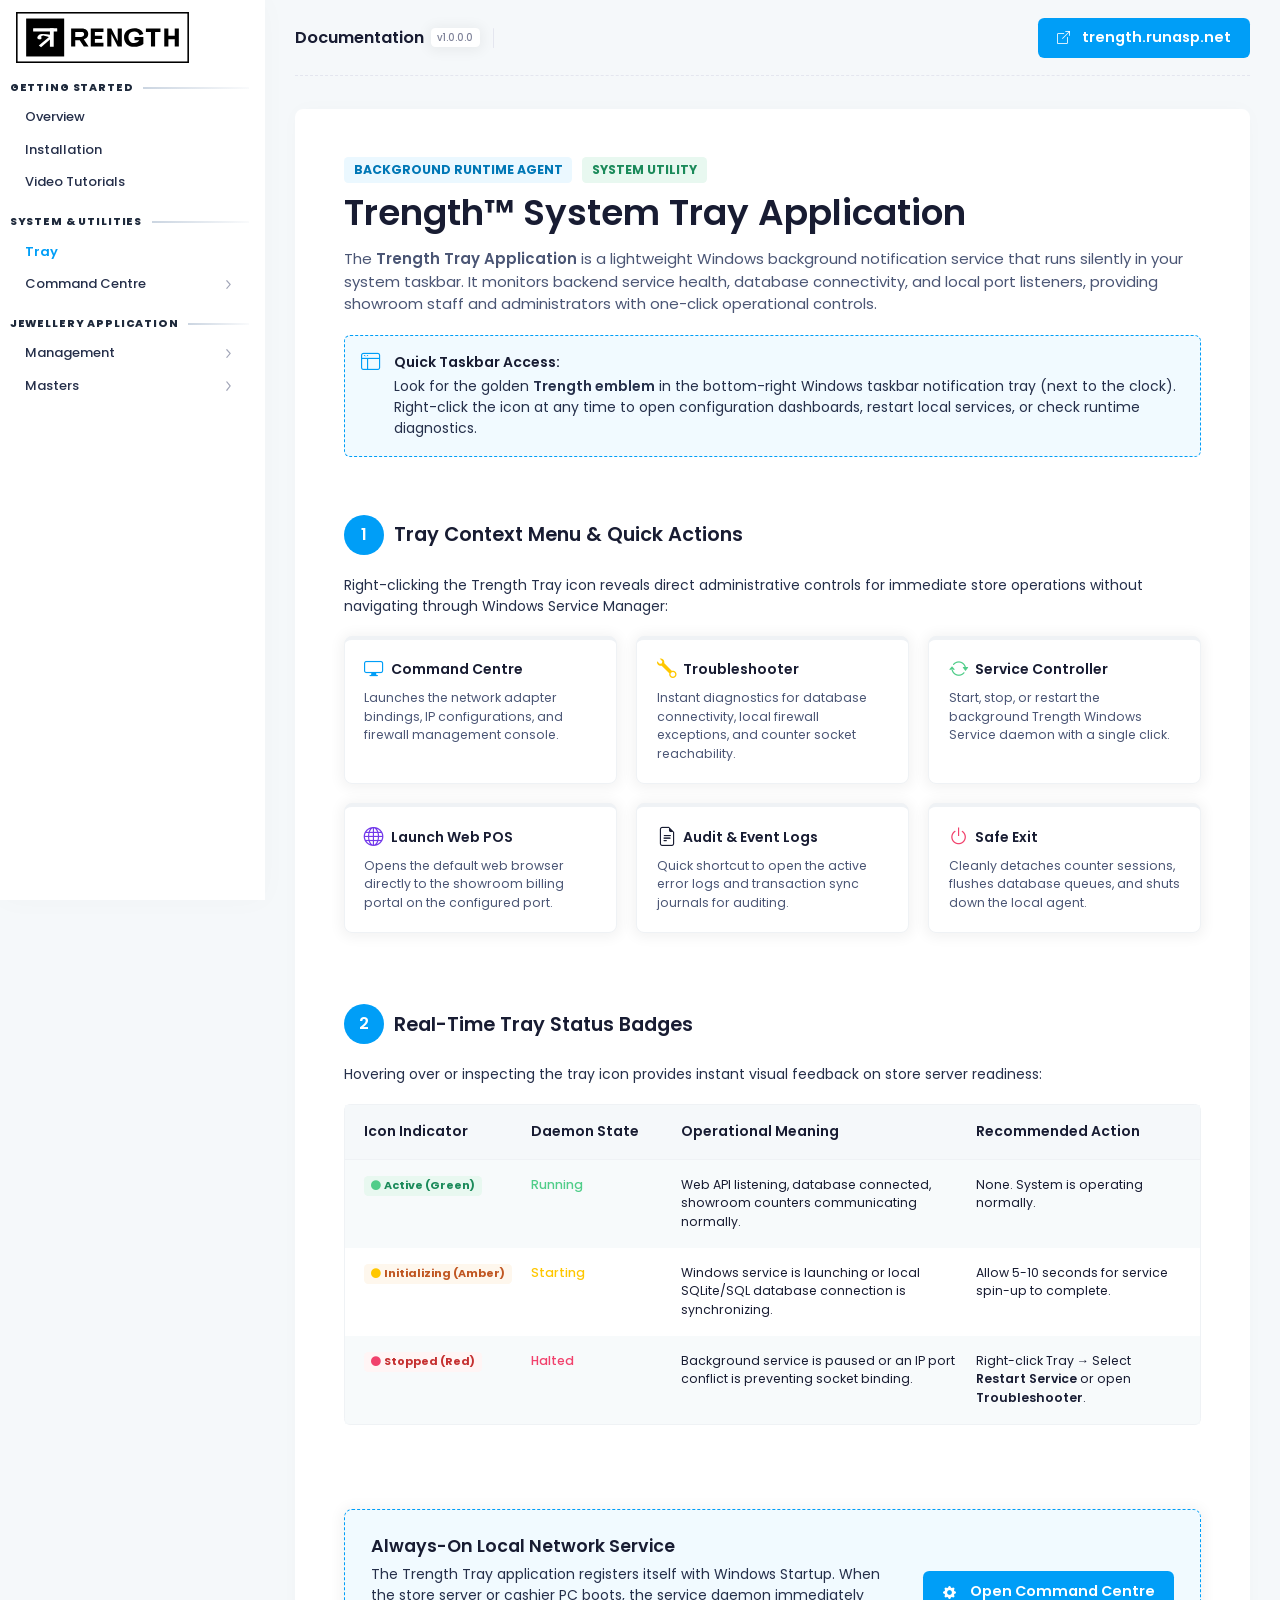
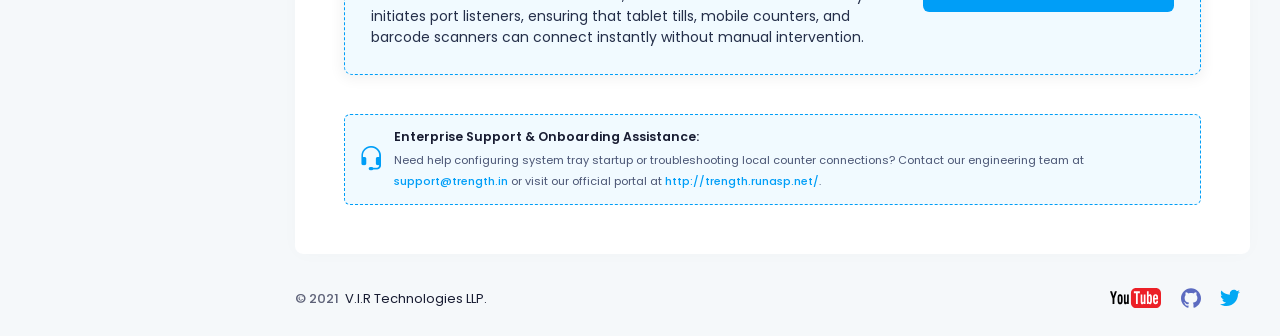
<file: Tray.html>
<!DOCTYPE html>
<html lang="en" translate="no" class="notranslate">
<head>
    <title>Trength | Tray Application Documentation</title>
    <meta charset="utf-8" />
    <meta name="viewport" content="width=device-width, initial-scale=1" />
    <meta name="google" content="notranslate" />
    <link rel="shortcut icon" href="assets/media/logos/favicon.ico" />
    <!--begin::Fonts-->
    <link rel="stylesheet" href="https://fonts.googleapis.com/css2?family=Poppins:wght@300;400;500;600;700&family=Noto+Sans+Devanagari:wght@400;500;600;700&family=Plus+Jakarta+Sans:wght@400;500;600;700;800&display=swap" />
    <!--end::Fonts-->
    <!--begin::Page Vendor Stylesheets(used by this page)-->
    <link href="assets/plugins/custom/prismjs/prismjs.bundle.css" rel="stylesheet" type="text/css" />
    <!--end::Page Vendor Stylesheets-->
    <!--begin::Global Stylesheets Bundle(used by all pages)-->
    <link href="assets/plugins/global/plugins.bundle.css" rel="stylesheet" type="text/css" />
    <link href="assets/css/style.bundle.css" rel="stylesheet" type="text/css" />
    <link href="assets/css/custom.css" rel="stylesheet" type="text/css" />
    <!--end::Global Stylesheets Bundle-->
</head>
<!--end::Head-->
<!--begin::Body-->
<body data-bs-spy="scroll" data-bs-target="#kt_sidebar_nav" data-bs-offset="350" class="position-relative">
    <!--begin::Main-->
    <div class="d-flex flex-column flex-root">
        <!--begin::Page-->
        <div class="docs-page d-flex flex-row flex-column-fluid">
            <!--begin::Aside-->
            <div id="kt_docs_aside" class="docs-aside" data-kt-drawer="true" data-kt-drawer-name="aside" data-kt-drawer-activate="{default: true, lg: false}" data-kt-drawer-overlay="true" data-kt-drawer-width="{default:'200px', '300px': '250px'}" data-kt-drawer-direction="start" data-kt-drawer-toggle="#kt_docs_aside_toggle">
                <!--begin::Logo-->
                <div class="docs-aside-logo flex-column-auto h-75px" id="kt_docs_aside_logo">
                    <!--begin::Link-->
                    <a href="index.html">
                        <img alt="Trength Logo" src="assets/media/logos/logo-1.svg" class="h-25px" />
                    </a>
                    <!--end::Link-->
                </div>
                <!--end::Logo-->
                <!--begin::Menu-->
                <div class="docs-aside-menu flex-column-fluid">
                    <!--begin::Aside Menu-->
                    <div class="hover-scroll-overlay-y mt-5 mb-5 mt-lg-0 mb-lg-5 pe-lg-n2 me-lg-2" id="kt_docs_aside_menu_wrapper" data-kt-scroll="true" data-kt-scroll-activate="{default: false, lg: true}" data-kt-scroll-height="auto" data-kt-scroll-dependencies="#kt_docs_aside_logo" data-kt-scroll-wrappers="#kt_docs_aside_menu" data-kt-scroll-offset="10px">
                        <!--begin::Menu-->
                        <div class="menu menu-column menu-title-gray-800 menu-state-title-primary menu-state-icon-primary menu-state-bullet-primary menu-arrow-gray-500" id="#kt_docs_aside_menu" data-kt-menu="true">
                            <div class="menu-item">
                                <h4 class="menu-content text-muted mb-0 fs-7 text-uppercase" data-i18n="nav_getting_started">Getting Started</h4>
                            </div>
                            <div class="menu-item">
                                <a class="menu-link py-2" href="index.html">
                                    <span class="menu-title" data-i18n="nav_overview">Overview</span>
                                </a>
                            </div>
                            <div class="menu-item">
                                <a class="menu-link py-2" href="InstallationGuide.html">
                                    <span class="menu-title" data-i18n="nav_installation">Installation</span>
                                </a>
                            </div>
                            <div class="menu-item">
                                <a class="menu-link py-2" href="VideoTutorials.html">
                                    <span class="menu-title" data-i18n="nav_video_tutorials">Video Tutorials</span>
                                </a>
                            </div>

                            <div class="menu-item">
                                <h4 class="menu-content text-muted mb-0 fs-7 text-uppercase" data-i18n="nav_system_utilities">System &amp; Utilities</h4>
                            </div>
                            <div class="menu-item">
                                <a class="menu-link active py-2" href="Tray.html">
                                    <span class="menu-title" data-i18n="nav_tray">Tray</span>
                                </a>
                            </div>
                            <div data-kt-menu-trigger="click" class="menu-item menu-accordion">
                                <span class="menu-link py-2">
                                    <span class="menu-title" data-i18n="nav_command_centre">Command Centre</span>
                                    <span class="menu-arrow"></span>
                                </span>
                                <div class="menu-sub menu-sub-accordion">
                                    <div class="menu-item">
                                        <a class="menu-link py-2" href="CommandCentre.html">
                                            <span class="menu-bullet">
                                                <span class="bullet bullet-dot"></span>
                                            </span>
                                            <span class="menu-title" data-i18n="nav_configurations">Configurations</span>
                                        </a>
                                    </div>
                                    <div class="menu-item">
                                        <a class="menu-link py-2" href="Troubleshoot.html">
                                            <span class="menu-bullet">
                                                <span class="bullet bullet-dot"></span>
                                            </span>
                                            <span class="menu-title" data-i18n="nav_troubleshoot">Troubleshoot</span>
                                        </a>
                                    </div>
                                </div>
                            </div>
                            

                            <div class="menu-item">
                                <h4 class="menu-content text-muted mb-0 fs-7 text-uppercase" data-i18n="nav_jewellery_app">Jewellery Application</h4>
                            </div>
                            <div data-kt-menu-trigger="click" class="menu-item menu-accordion">
                                <span class="menu-link py-2">
                                    <span class="menu-title" data-i18n="nav_management">Management</span>
                                    <span class="menu-arrow"></span>
                                </span>
                                <div class="menu-sub menu-sub-accordion">
                                    <div class="menu-item">
                                        <a class="menu-link py-2" href="~/Jewellery/Management/Users">
                                            <span class="menu-bullet">
                                                <span class="bullet bullet-dot"></span>
                                            </span>
                                            <span class="menu-title" data-i18n="nav_users">Users</span>
                                        </a>
                                        <a class="menu-link py-2" href="~/Jewellery/Management/Roles">
                                            <span class="menu-bullet">
                                                <span class="bullet bullet-dot"></span>
                                            </span>
                                            <span class="menu-title" data-i18n="nav_roles">Roles</span>
                                        </a>
                                    </div>
                                </div>
                            </div>
                            <div data-kt-menu-trigger="click" class="menu-item menu-accordion">
                                <span class="menu-link py-2">
                                    <span class="menu-title" data-i18n="nav_masters">Masters</span>
                                    <span class="menu-arrow"></span>
                                </span>
                                <div class="menu-sub menu-sub-accordion">
                                    <div class="menu-item">
                                        <a class="menu-link py-2" href="~/Jewellery/Masters/Metals">
                                            <span class="menu-bullet">
                                                <span class="bullet bullet-dot"></span>
                                            </span>
                                            <span class="menu-title">Metals</span>
                                        </a>
                                    </div>
                                    <div class="menu-item">
                                        <a class="menu-link py-2" href="~/Jewellery/Masters/MetalColors">
                                            <span class="menu-bullet">
                                                <span class="bullet bullet-dot"></span>
                                            </span>
                                            <span class="menu-title">Metal Colors</span>
                                        </a>
                                    </div>
                                    <div class="menu-item">
                                        <a class="menu-link py-2" href="~/Jewellery/Masters/MetalPurity">
                                            <span class="menu-bullet">
                                                <span class="bullet bullet-dot"></span>
                                            </span>
                                            <span class="menu-title">Metal Purity</span>
                                        </a>
                                    </div>
                                    <div class="menu-item">
                                        <a class="menu-link py-2" href="~/Jewellery/Masters/MetalRates">
                                            <span class="menu-bullet">
                                                <span class="bullet bullet-dot"></span>
                                            </span>
                                            <span class="menu-title">Metal Rates</span>
                                        </a>
                                    </div>
                                    <div class="menu-item">
                                        <a class="menu-link py-2" href="~/Jewellery/Masters/Stones">
                                            <span class="menu-bullet">
                                                <span class="bullet bullet-dot"></span>
                                            </span>
                                            <span class="menu-title">Stones</span>
                                        </a>
                                    </div>
                                </div>
                            </div>
                        </div>
                        <!--end::Menu-->
                    </div>
                </div>
                <!--end::Menu-->
            </div>
            <!--end::Aside-->
            <!--begin::Wrapper-->
            <div class="docs-wrapper d-flex flex-column flex-row-fluid" id="kt_docs_wrapper">
                <!--begin::Header-->
                <div id="kt_docs_header" class="docs-header align-items-stretch mb-2 mb-lg-10">
                    <!--begin::Container-->
                    <div class="container">
                        <div class="d-flex align-items-stretch justify-content-between py-3 h-75px">
                            <!--begin::Aside toggle-->
                            <div class="d-flex align-items-center d-lg-none ms-n2 me-1" title="Show aside menu">
                                <div class="btn btn-icon btn-flex btn-active-color-primary" id="kt_docs_aside_toggle">
                                    <span class="svg-icon svg-icon-1 mt-1">
                                        <svg xmlns="http://www.w3.org/2000/svg" width="24" height="24" viewBox="0 0 24 24" fill="none">
                                            <path d="M21 7H3C2.4 7 2 6.6 2 6V4C2 3.4 2.4 3 3 3H21C21.6 3 22 3.4 22 4V6C22 6.6 21.6 7 21 7Z" fill="currentColor" />
                                            <path opacity="0.3" d="M21 14H3C2.4 14 2 13.6 2 13V11C2 10.4 2.4 10 3 10H21C21.6 10 22 10.4 22 11V13C22 13.6 21.6 14 21 14ZM22 20V18C22 17.4 21.6 17 21 17H3C2.4 17 2 17.4 2 18V20C2 20.6 2.4 21 3 21H21C21.6 21 22 20.6 22 20Z" fill="currentColor" />
                                        </svg>
                                    </span>
                                </div>
                            </div>
                            <!--end::Aside toggle-->
                            <!--begin::Logo-->
                            <div class="d-flex d-lg-none align-items-center flex-grow-1 flex-lg-grow-0 me-3 me-lg-15">
                                <a href="index.html">
                                    <img alt="Trength Logo" src="assets/media/logos/logo-1.svg" class="d-none d-lg-block h-25px" />
                                    <img alt="Trength Logo" src="assets/media/logos/logo-2.svg" class="d-lg-none h-35px" />
                                </a>
                            </div>
                            <!--end::Logo-->
                            <!--begin::Wrapper-->
                            <div class="d-flex align-items-center justify-content-between flex-lg-grow-1">
                                <div class="d-flex align-items-center" id="kt_docs_header_title">
                                    <div class="docs-page-title d-flex flex-column flex-lg-row align-items-lg-center py-5 mb-lg-0">
                                        <h1 class="d-flex align-items-center text-dark my-1 fs-4">
                                            Documentation
                                            <a href="#" class="badge fw-bold fs-9 px-2 ms-2 badge-white text-hover-primary shadow-sm">v1.0.0.0</a>
                                        </h1>
                                        <span class="d-none d-lg-block bullet h-20px w-1px bg-secondary mx-4"></span>
                                    </div>
                                </div>
                                <div class="d-flex align-items-center gap-3">
                                    <a class="btn btn-primary btn-flex h-40px border-0 fw-bolder px-4 px-lg-6" href="http://trength.runasp.net/" target="_blank">
                                        <i class="bi bi-box-arrow-up-right me-2"></i>trength.runasp.net
                                    </a>
                                </div>
                            </div>
                            <!--end::Wrapper-->
                        </div>
                        <div class="border-gray-300 border-bottom border-bottom-dashed"></div>
                    </div>
                    <!--end::Container-->
                </div>
                <!--end::Header-->

                <!--begin::Content-->
                <div class="docs-content d-flex flex-column flex-column-fluid" id="kt_docs_content">
                    <div class="container d-flex flex-column flex-lg-row" id="kt_docs_content_container">
                        <div class="card card-docs flex-row-fluid mb-2">
                            <div class="card-body fs-6 py-15 px-10 py-lg-15 px-lg-15 text-gray-700">

                                <!--begin::Section: Title & Summary-->
                                <div class="mb-10">
                                    <div class="d-flex align-items-center mb-3">
                                        <span class="badge badge-light-primary fw-bolder fs-7 px-3 py-2 me-3">BACKGROUND RUNTIME AGENT</span>
                                        <span class="badge badge-light-success fw-bolder fs-7 px-3 py-2">SYSTEM UTILITY</span>
                                    </div>
                                    <h1 class="fs-2tx fw-bolder mb-4 text-dark">Trength™ System Tray Application</h1>
                                    <p class="fs-5 text-gray-600 mb-6">
                                        The <strong>Trength Tray Application</strong> is a lightweight Windows background notification service that runs silently in your system taskbar. It monitors backend service health, database connectivity, and local port listeners, providing showroom staff and administrators with one-click operational controls.
                                    </p>

                                    <!-- Quick Access Notice -->
                                    <div class="notice d-flex bg-light-primary rounded border-primary border border-dashed p-5 mb-8">
                                        <i class="bi bi-window-sidebar text-primary fs-2 me-4"></i>
                                        <div>
                                            <strong class="d-block mb-1 text-gray-900 fs-6">Quick Taskbar Access:</strong>
                                            Look for the golden <strong>Trength emblem</strong> in the bottom-right Windows taskbar notification tray (next to the clock). Right-click the icon at any time to open configuration dashboards, restart local services, or check runtime diagnostics.
                                        </div>
                                    </div>
                                </div>
                                <!--end::Section: Title & Summary-->

                                <!--==================== MODULE 1: CORE TRAY FUNCTIONS ====================-->
                                <div class="mb-14">
                                    <div class="d-flex align-items-center mb-6">
                                        <span class="d-flex align-items-center justify-content-center bg-primary text-white rounded-circle fw-bolder fs-4 w-40px h-40px me-3">1</span>
                                        <h2 class="fw-bolder mb-0 text-dark">Tray Context Menu &amp; Quick Actions</h2>
                                    </div>

                                    <p class="fs-6 text-gray-700 mb-6">
                                        Right-clicking the Trength Tray icon reveals direct administrative controls for immediate store operations without navigating through Windows Service Manager:
                                    </p>

                                    <div class="row g-6 mb-8">
                                        <!-- Item 1: Command Centre -->
                                        <div class="col-md-6 col-xl-4">
                                            <div class="card card-bordered h-100 shadow-sm p-6 bg-white border-top border-top-4 border-top-primary">
                                                <div class="d-flex align-items-center mb-3">
                                                    <i class="bi bi-display text-primary fs-2 me-2"></i>
                                                    <h5 class="fw-bolder text-gray-900 mb-0 fs-6">Command Centre</h5>
                                                </div>
                                                <p class="fs-7 text-gray-600 mb-0">Launches the network adapter bindings, IP configurations, and firewall management console.</p>
                                            </div>
                                        </div>

                                        <!-- Item 2: Troubleshooter -->
                                        <div class="col-md-6 col-xl-4">
                                            <div class="card card-bordered h-100 shadow-sm p-6 bg-white border-top border-top-4 border-top-warning">
                                                <div class="d-flex align-items-center mb-3">
                                                    <i class="bi bi-wrench-adjustable text-warning fs-2 me-2"></i>
                                                    <h5 class="fw-bolder text-gray-900 mb-0 fs-6">Troubleshooter</h5>
                                                </div>
                                                <p class="fs-7 text-gray-600 mb-0">Instant diagnostics for database connectivity, local firewall exceptions, and counter socket reachability.</p>
                                            </div>
                                        </div>

                                        <!-- Item 3: Service Controller -->
                                        <div class="col-md-6 col-xl-4">
                                            <div class="card card-bordered h-100 shadow-sm p-6 bg-white border-top border-top-4 border-top-success">
                                                <div class="d-flex align-items-center mb-3">
                                                    <i class="bi bi-arrow-repeat text-success fs-2 me-2"></i>
                                                    <h5 class="fw-bolder text-gray-900 mb-0 fs-6">Service Controller</h5>
                                                </div>
                                                <p class="fs-7 text-gray-600 mb-0">Start, stop, or restart the background Trength Windows Service daemon with a single click.</p>
                                            </div>
                                        </div>

                                        <!-- Item 4: Web POS Portal -->
                                        <div class="col-md-6 col-xl-4">
                                            <div class="card card-bordered h-100 shadow-sm p-6 bg-white border-top border-top-4 border-top-info">
                                                <div class="d-flex align-items-center mb-3">
                                                    <i class="bi bi-globe text-info fs-2 me-2"></i>
                                                    <h5 class="fw-bolder text-gray-900 mb-0 fs-6">Launch Web POS</h5>
                                                </div>
                                                <p class="fs-7 text-gray-600 mb-0">Opens the default web browser directly to the showroom billing portal on the configured port.</p>
                                            </div>
                                        </div>

                                        <!-- Item 5: View System Logs -->
                                        <div class="col-md-6 col-xl-4">
                                            <div class="card card-bordered h-100 shadow-sm p-6 bg-white border-top border-top-4 border-top-secondary">
                                                <div class="d-flex align-items-center mb-3">
                                                    <i class="bi bi-file-earmark-text text-dark fs-2 me-2"></i>
                                                    <h5 class="fw-bolder text-gray-900 mb-0 fs-6">Audit &amp; Event Logs</h5>
                                                </div>
                                                <p class="fs-7 text-gray-600 mb-0">Quick shortcut to open the active error logs and transaction sync journals for auditing.</p>
                                            </div>
                                        </div>

                                        <!-- Item 6: Safe Shutdown -->
                                        <div class="col-md-6 col-xl-4">
                                            <div class="card card-bordered h-100 shadow-sm p-6 bg-white border-top border-top-4 border-top-danger">
                                                <div class="d-flex align-items-center mb-3">
                                                    <i class="bi bi-power text-danger fs-2 me-2"></i>
                                                    <h5 class="fw-bolder text-gray-900 mb-0 fs-6">Safe Exit</h5>
                                                </div>
                                                <p class="fs-7 text-gray-600 mb-0">Cleanly detaches counter sessions, flushes database queues, and shuts down the local agent.</p>
                                            </div>
                                        </div>
                                    </div>
                                </div>

                                <!--==================== MODULE 2: SYSTEM HEALTH & STATUS STATES ====================-->
                                <div class="mb-14">
                                    <div class="d-flex align-items-center mb-6">
                                        <span class="d-flex align-items-center justify-content-center bg-primary text-white rounded-circle fw-bolder fs-4 w-40px h-40px me-3">2</span>
                                        <h2 class="fw-bolder mb-0 text-dark">Real-Time Tray Status Badges</h2>
                                    </div>

                                    <p class="fs-6 text-gray-700 mb-6">
                                        Hovering over or inspecting the tray icon provides instant visual feedback on store server readiness:
                                    </p>

                                    <div class="table-responsive mb-8">
                                        <table class="table table-rounded table-striped border gy-5 gs-6">
                                            <thead>
                                                <tr class="fw-bolder fs-6 text-gray-800 border-bottom border-gray-200 bg-light">
                                                    <th class="min-w-150px">Icon Indicator</th>
                                                    <th class="min-w-150px">Daemon State</th>
                                                    <th class="min-w-250px">Operational Meaning</th>
                                                    <th class="min-w-200px">Recommended Action</th>
                                                </tr>
                                            </thead>
                                            <tbody class="fs-7">
                                                <tr>
                                                    <td><span class="badge badge-light-success fw-bolder"><i class="bi bi-circle-fill text-success me-1 fs-9"></i> Active (Green)</span></td>
                                                    <td><span class="fw-bold text-success">Running</span></td>
                                                    <td>Web API listening, database connected, showroom counters communicating normally.</td>
                                                    <td>None. System is operating normally.</td>
                                                </tr>
                                                <tr>
                                                    <td><span class="badge badge-light-warning fw-bolder"><i class="bi bi-circle-fill text-warning me-1 fs-9"></i> Initializing (Amber)</span></td>
                                                    <td><span class="fw-bold text-warning">Starting</span></td>
                                                    <td>Windows service is launching or local SQLite/SQL database connection is synchronizing.</td>
                                                    <td>Allow 5-10 seconds for service spin-up to complete.</td>
                                                </tr>
                                                <tr>
                                                    <td><span class="badge badge-light-danger fw-bolder"><i class="bi bi-circle-fill text-danger me-1 fs-9"></i> Stopped (Red)</span></td>
                                                    <td><span class="fw-bold text-danger">Halted</span></td>
                                                    <td>Background service is paused or an IP port conflict is preventing socket binding.</td>
                                                    <td>Right-click Tray &rarr; Select <strong>Restart Service</strong> or open <strong>Troubleshooter</strong>.</td>
                                                </tr>
                                            </tbody>
                                        </table>
                                    </div>
                                </div>

                                <!--==================== MODULE 3: AUTOMATIC STARTUP & RESILIENCE ====================-->
                                <div class="card bg-light-primary border border-primary border-dashed rounded-3 p-6 p-lg-8 mb-12 shadow-sm">
                                    <div class="row align-items-center g-6">
                                        <div class="col-lg-8">
                                            <h3 class="fw-bolder text-gray-900 mb-2">Always-On Local Network Service</h3>
                                            <p class="fs-6 text-gray-700 mb-0">
                                                The Trength Tray application registers itself with Windows Startup. When the store server or cashier PC boots, the service daemon immediately initiates port listeners, ensuring that tablet tills, mobile counters, and barcode scanners can connect instantly without manual intervention.
                                            </p>
                                        </div>
                                        <div class="col-lg-4 text-center text-lg-end">
                                            <a href="CommandCentre.html" class="btn btn-primary fw-bolder px-6 py-3">
                                                <i class="bi bi-gear-fill me-2"></i> Open Command Centre
                                            </a>
                                        </div>
                                    </div>
                                </div>

                                <!-- Client Support Notice -->
                                <div class="d-flex align-items-center bg-light-primary rounded border border-primary border-dashed p-4">
                                    <i class="bi bi-headset text-primary fs-2x me-3"></i>
                                    <div class="flex-grow-1">
                                        <strong class="text-gray-900 fs-7 d-block mb-1" data-i18n="support_title">Enterprise Support &amp; Onboarding Assistance:</strong>
                                        <span class="fs-8 text-gray-600" data-i18n="support_desc">Need help configuring system tray startup or troubleshooting local counter connections? Contact our engineering team at <a href="mailto:support@trength.in" class="fw-bold">support@trength.in</a> or visit our official portal at <a href="http://trength.runasp.net/" target="_blank" class="fw-bold">http://trength.runasp.net/</a>.</span>
                                    </div>
                                </div>

                            </div>
                        </div>
                    </div>
                </div>
                <!--end::Content-->

                <!--begin::Footer-->
                <div class="py-4 d-flex flex-lg-column py-6" id="kt_footer">
                    <div class="container d-flex flex-column flex-md-row align-items-center justify-content-between">
                        <div class="text-dark order-2 order-md-1">
                            <span class="text-muted fw-bold me-1">&copy; 2021</span>
                            <a href="http://trength.runasp.net/" target="_blank" class="text-gray-800 text-hover-primary">V.I.R Technologies LLP.</a>
                        </div>
                        <ul class="menu menu-gray-600 menu-hover-primary fw-bold order-1 align-items-center mb-3 mb-md-0">
                            <li class="menu-item"><a href="#" target="_blank" class="menu-link px-3"><img alt="Youtube" src="assets/media/svg/social-logos/youtube.svg" class="h-20px" /></a></li>
                            <li class="menu-item"><a href="#" target="_blank" class="menu-link px-3"><img alt="Github" src="assets/media/svg/social-logos/github.svg" class="h-20px" /></a></li>
                            <li class="menu-item"><a href="#" target="_blank" class="menu-link px-3"><img alt="Twitter" src="assets/media/svg/social-logos/twitter.svg" class="h-20px" /></a></li>
                        </ul>
                    </div>
                </div>
                <!--end::Footer-->
            </div>
            <!--end::Wrapper-->
        </div>
        <!--end::Page-->
    </div>
    <!--end::Main-->
    <!--begin::Javascript-->
    <script>var hostUrl = "assets/";</script>
    <script src="assets/plugins/global/plugins.bundle.js"></script>
    <script src="assets/js/scripts.bundle.js"></script>
    <script src="assets/plugins/custom/prismjs/prismjs.bundle.js"></script>
    <script src="assets/js/custom/documentation/documentation.js"></script>
</body>
</html>
</file>
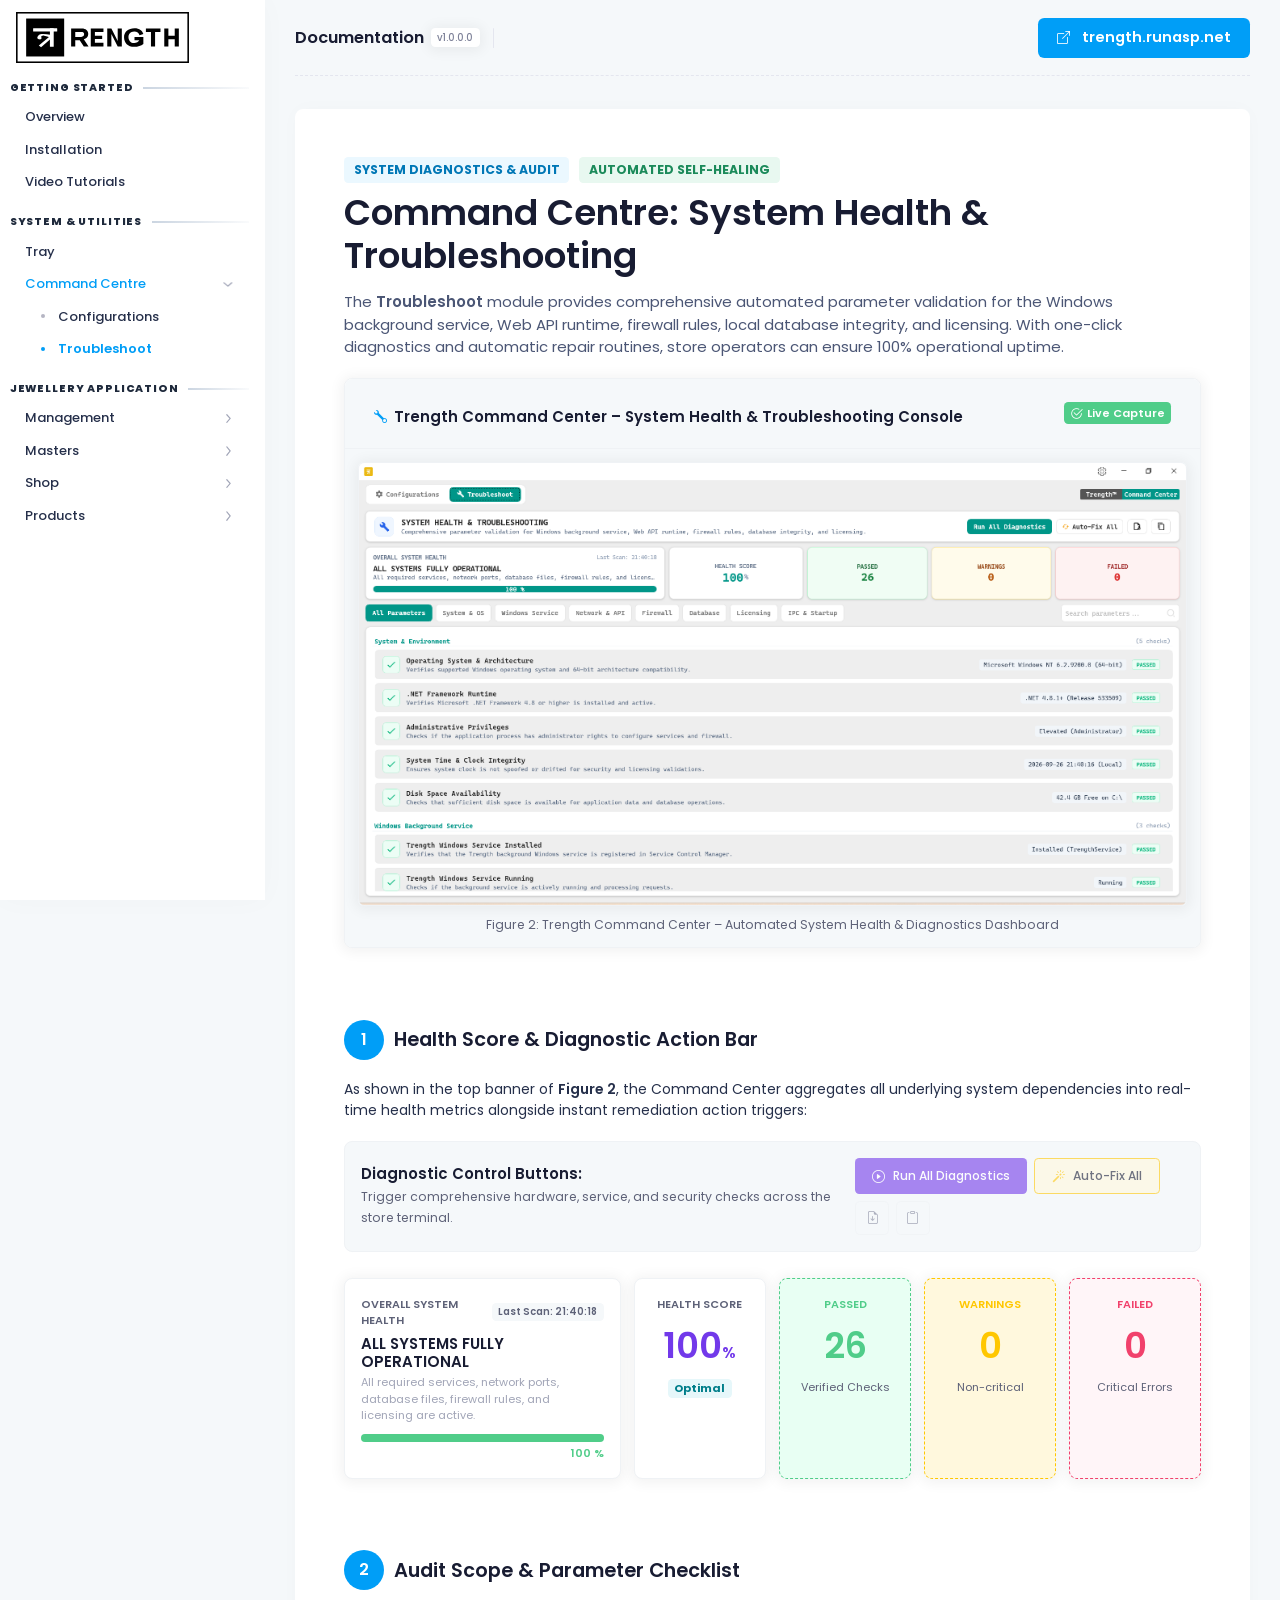
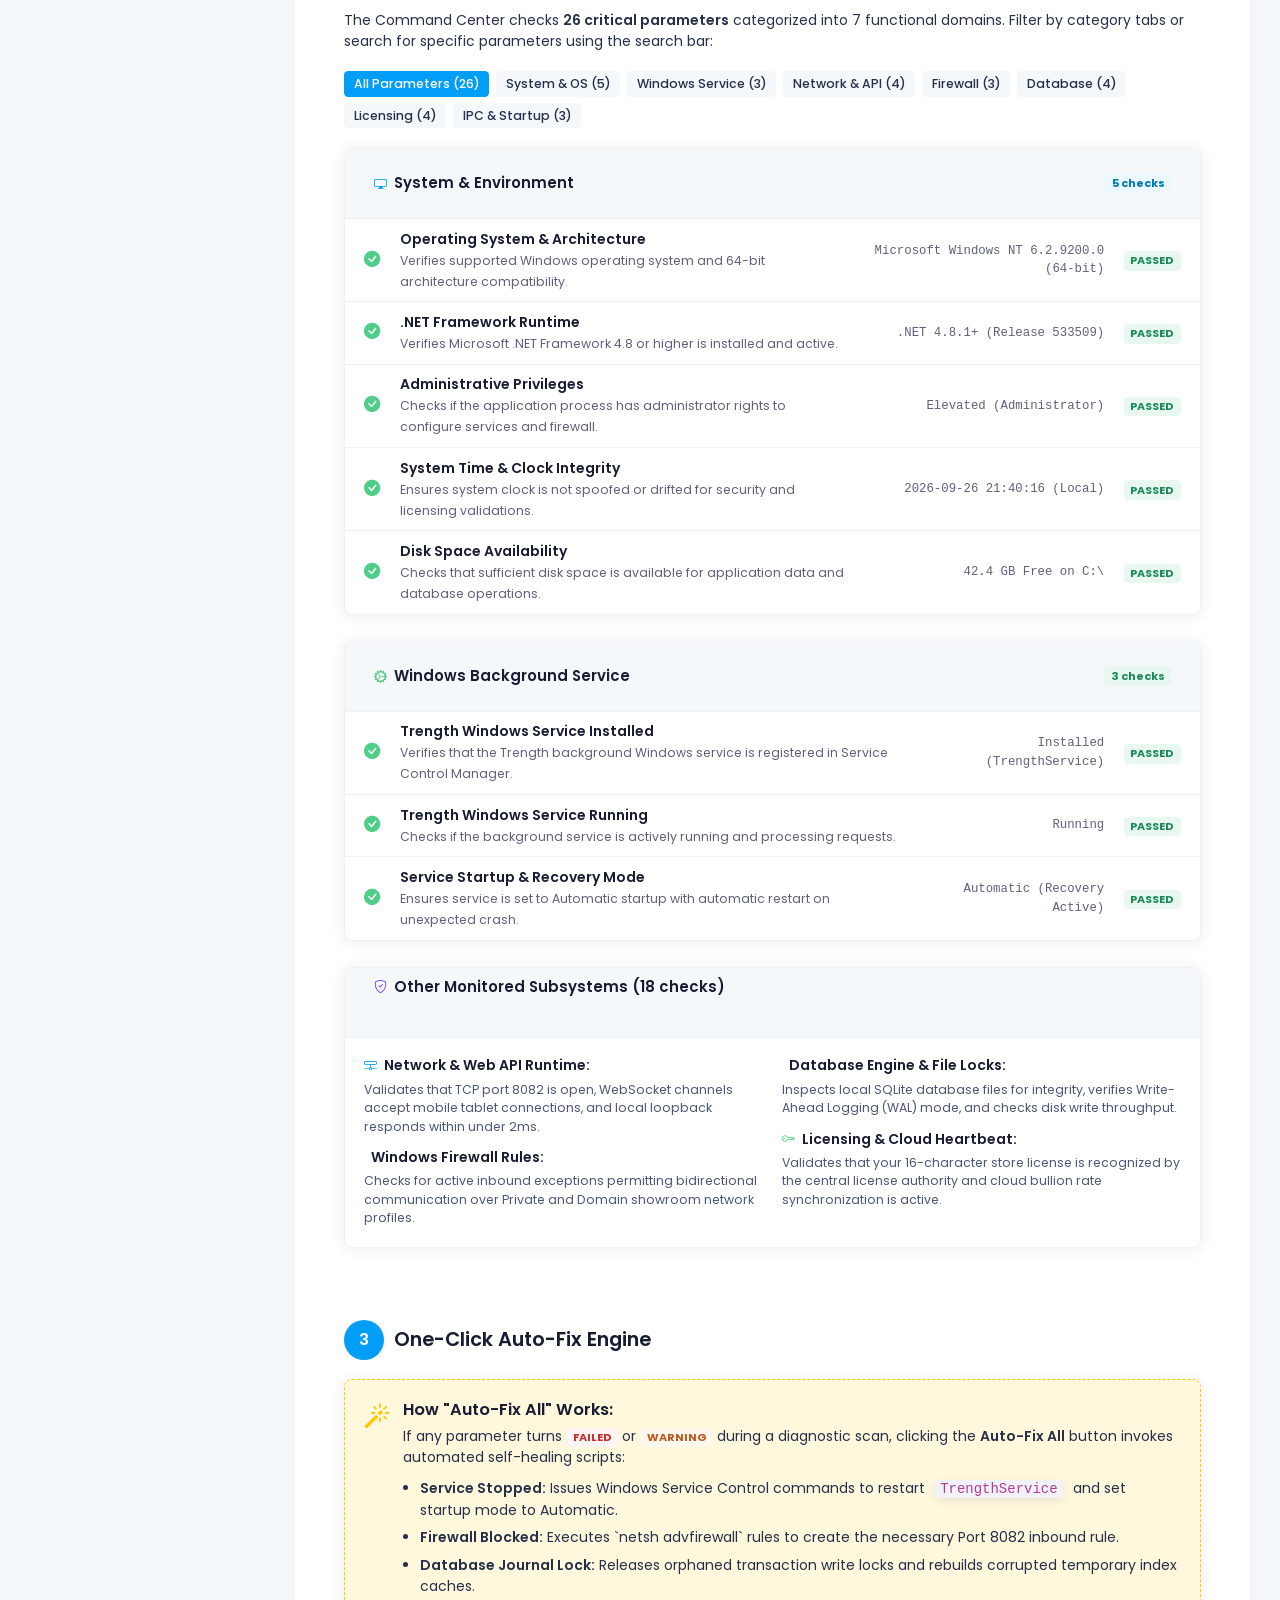
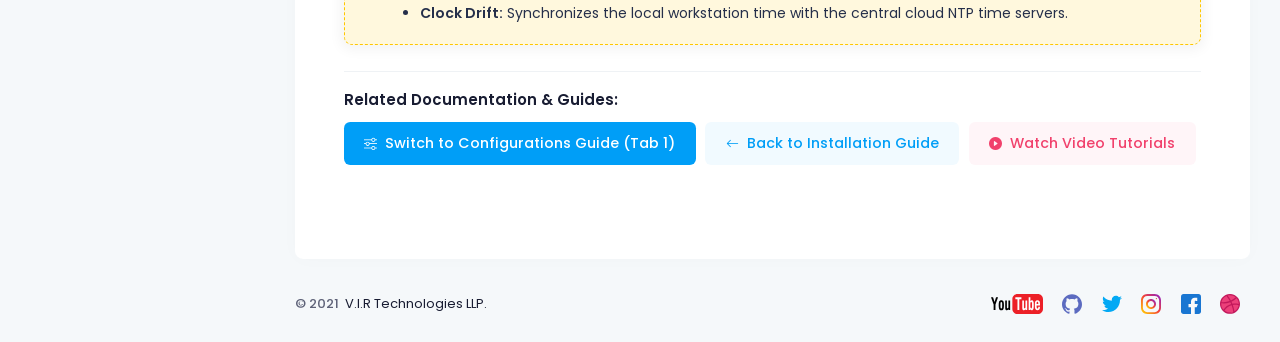
<file: Troubleshoot.html>
<!DOCTYPE html>
<html lang="en" translate="no" class="notranslate">
<head>
    <title>Trength | Documentation - Troubleshoot</title>
    <meta charset="utf-8" />
    <meta name="viewport" content="width=device-width, initial-scale=1" />
    <meta name="google" content="notranslate" />
    <link rel="shortcut icon" href="assets/media/logos/favicon.ico" />
    <!--begin::Fonts-->
    <link rel="stylesheet" href="https://fonts.googleapis.com/css2?family=Poppins:wght@300;400;500;600;700&family=Noto+Sans+Devanagari:wght@400;500;600;700&family=Plus+Jakarta+Sans:wght@400;500;600;700;800&display=swap" />
    <!--end::Fonts-->
    <!--begin::Page Vendor Stylesheets(used by this page)-->
    <link href="assets/plugins/custom/prismjs/prismjs.bundle.css" rel="stylesheet" type="text/css" />
    <!--end::Page Vendor Stylesheets-->
    <!--begin::Global Stylesheets Bundle(used by all pages)-->
    <link href="assets/plugins/global/plugins.bundle.css" rel="stylesheet" type="text/css" />
    <link href="assets/css/style.bundle.css" rel="stylesheet" type="text/css" />
    <link href="assets/css/custom.css" rel="stylesheet" type="text/css" />
    <!--end::Global Stylesheets Bundle-->
</head>
<!--end::Head-->
<!--begin::Body-->
<body data-bs-spy="scroll" data-bs-target="#kt_sidebar_nav" data-bs-offset="350" class="position-relative">
    <!--begin::Main-->
    <div class="d-flex flex-column flex-root">
        <!--begin::Page-->
        <div class="docs-page d-flex flex-row flex-column-fluid">
            <!--begin::Aside-->
            <div id="kt_docs_aside" class="docs-aside" data-kt-drawer="true" data-kt-drawer-name="aside" data-kt-drawer-activate="{default: true, lg: false}" data-kt-drawer-overlay="true" data-kt-drawer-width="{default:'200px', '300px': '250px'}" data-kt-drawer-direction="start" data-kt-drawer-toggle="#kt_docs_aside_toggle">
                <!--begin::Logo-->
                <div class="docs-aside-logo flex-column-auto h-75px" id="kt_docs_aside_logo">
                    <!--begin::Link-->
                    <a href="index.html">
                        <img alt="Trength Logo" src="assets/media/logos/logo-1.svg" class="h-25px" />
                    </a>
                    <!--end::Link-->
                </div>
                <!--end::Logo-->
                <!--begin::Menu-->
                <div class="docs-aside-menu flex-column-fluid">
                    <!--begin::Aside Menu-->
                    <div class="hover-scroll-overlay-y mt-5 mb-5 mt-lg-0 mb-lg-5 pe-lg-n2 me-lg-2" id="kt_docs_aside_menu_wrapper" data-kt-scroll="true" data-kt-scroll-activate="{default: false, lg: true}" data-kt-scroll-height="auto" data-kt-scroll-dependencies="#kt_docs_aside_logo" data-kt-scroll-wrappers="#kt_docs_aside_menu" data-kt-scroll-offset="10px">
                        <!--begin::Menu-->
                        <div class="menu menu-column menu-title-gray-800 menu-state-title-primary menu-state-icon-primary menu-state-bullet-primary menu-arrow-gray-500" id="#kt_docs_aside_menu" data-kt-menu="true">
                            <div class="menu-item">
                                <h4 class="menu-content text-muted mb-0 fs-7 text-uppercase" data-i18n="nav_getting_started">Getting Started</h4>
                            </div>
                            <div class="menu-item">
                                <a class="menu-link py-2" href="index.html">
                                    <span class="menu-title" data-i18n="nav_overview">Overview</span>
                                </a>
                            </div>
                            <div class="menu-item">
                                <a class="menu-link py-2" href="InstallationGuide.html">
                                    <span class="menu-title" data-i18n="nav_installation">Installation</span>
                                </a>
                            </div>
                            <div class="menu-item">
                                <a class="menu-link py-2" href="VideoTutorials.html">
                                    <span class="menu-title" data-i18n="nav_video_tutorials">Video Tutorials</span>
                                </a>
                            </div>

                            <div class="menu-item">
                                <h4 class="menu-content text-muted mb-0 fs-7 text-uppercase" data-i18n="nav_system_utilities">System &amp; Utilities</h4>
                            </div>
                            <div class="menu-item">
                                <a class="menu-link py-2" href="Tray.html">
                                    <span class="menu-title" data-i18n="nav_tray">Tray</span>
                                </a>
                            </div>
                            <div data-kt-menu-trigger="click" class="menu-item menu-accordion hover show">
                                <span class="menu-link py-2">
                                    <span class="menu-title" data-i18n="nav_command_centre">Command Centre</span>
                                    <span class="menu-arrow"></span>
                                </span>
                                <div class="menu-sub menu-sub-accordion show">
                                    <div class="menu-item">
                                        <a class="menu-link py-2" href="CommandCentre.html">
                                            <span class="menu-bullet">
                                                <span class="bullet bullet-dot"></span>
                                            </span>
                                            <span class="menu-title" data-i18n="nav_configurations">Configurations</span>
                                        </a>
                                    </div>
                                    <div class="menu-item">
                                        <a class="menu-link active py-2" href="Troubleshoot.html">
                                            <span class="menu-bullet">
                                                <span class="bullet bullet-dot"></span>
                                            </span>
                                            <span class="menu-title" data-i18n="nav_troubleshoot">Troubleshoot</span>
                                        </a>
                                    </div>
                                </div>
                            </div>
                            

                            <div class="menu-item">
                                <h4 class="menu-content text-muted mb-0 fs-7 text-uppercase" data-i18n="nav_jewellery_app">Jewellery Application</h4>
                            </div>
                            <div data-kt-menu-trigger="click" class="menu-item menu-accordion">
                                <span class="menu-link py-2">
                                    <span class="menu-title" data-i18n="nav_management">Management</span>
                                    <span class="menu-arrow"></span>
                                </span>
                                <div class="menu-sub menu-sub-accordion">
                                    <div class="menu-item">
                                        <a class="menu-link py-2" href="~/Jewellery/Management/Users">
                                            <span class="menu-bullet">
                                                <span class="bullet bullet-dot"></span>
                                            </span>
                                            <span class="menu-title" data-i18n="nav_users">Users</span>
                                        </a>
                                        <a class="menu-link py-2" href="~/Jewellery/Management/Roles">
                                            <span class="menu-bullet">
                                                <span class="bullet bullet-dot"></span>
                                            </span>
                                            <span class="menu-title" data-i18n="nav_roles">Roles</span>
                                        </a>
                                    </div>
                                </div>
                            </div>
                            <div data-kt-menu-trigger="click" class="menu-item menu-accordion">
                                <span class="menu-link py-2">
                                    <span class="menu-title" data-i18n="nav_masters">Masters</span>
                                    <span class="menu-arrow"></span>
                                </span>
                                <div class="menu-sub menu-sub-accordion">
                                    <div class="menu-item">
                                        <a class="menu-link py-2" href="~/Jewellery/Masters/Metals">
                                            <span class="menu-bullet">
                                                <span class="bullet bullet-dot"></span>
                                            </span>
                                            <span class="menu-title" data-i18n="nav_metals">Metals</span>
                                        </a>
                                    </div>
                                    <div class="menu-item">
                                        <a class="menu-link py-2" href="~/Jewellery/Masters/MetalColors">
                                            <span class="menu-bullet">
                                                <span class="bullet bullet-dot"></span>
                                            </span>
                                            <span class="menu-title" data-i18n="nav_metal_colors">Metal Colors</span>
                                        </a>
                                    </div>
                                    <div class="menu-item">
                                        <a class="menu-link py-2" href="~/Jewellery/Masters/MetalPurity">
                                            <span class="menu-bullet">
                                                <span class="bullet bullet-dot"></span>
                                            </span>
                                            <span class="menu-title" data-i18n="nav_metal_purity">Metal Purity</span>
                                        </a>
                                    </div>
                                    <div class="menu-item">
                                        <a class="menu-link py-2" href="~/Jewellery/Masters/MetalRates">
                                            <span class="menu-bullet">
                                                <span class="bullet bullet-dot"></span>
                                            </span>
                                            <span class="menu-title" data-i18n="nav_metal_rates">Metal Rates</span>
                                        </a>
                                    </div>
                                    <div class="menu-item">
                                        <a class="menu-link py-2" href="~/Jewellery/Masters/Stones">
                                            <span class="menu-bullet">
                                                <span class="bullet bullet-dot"></span>
                                            </span>
                                            <span class="menu-title" data-i18n="nav_stones">Stones</span>
                                        </a>
                                    </div>
                                    <div class="menu-item">
                                        <a class="menu-link py-2" href="~/Jewellery/Masters/StoneClarity">
                                            <span class="menu-bullet">
                                                <span class="bullet bullet-dot"></span>
                                            </span>
                                            <span class="menu-title" data-i18n="nav_stone_clarity">Stone Clarity</span>
                                        </a>
                                    </div>
                                    <div class="menu-item">
                                        <a class="menu-link py-2" href="~/Jewellery/Masters/StoneColors">
                                            <span class="menu-bullet">
                                                <span class="bullet bullet-dot"></span>
                                            </span>
                                            <span class="menu-title" data-i18n="nav_stone_color">Stone Color</span>
                                        </a>
                                    </div>
                                    <div class="menu-item">
                                        <a class="menu-link py-2" href="~/Jewellery/Masters/StoneCut">
                                            <span class="menu-bullet">
                                                <span class="bullet bullet-dot"></span>
                                            </span>
                                            <span class="menu-title" data-i18n="nav_stone_cut">Stone Cut</span>
                                        </a>
                                    </div>
                                    <div class="menu-item">
                                        <a class="menu-link py-2" href="~/Jewellery/Masters/UOMs">
                                            <span class="menu-bullet">
                                                <span class="bullet bullet-dot"></span>
                                            </span>
                                            <span class="menu-title" data-i18n="nav_uoms">U.O.Ms</span>
                                        </a>
                                    </div>
                                    <div class="menu-item">
                                        <a class="menu-link py-2" href="~/Jewellery/Masters/Brands">
                                            <span class="menu-bullet">
                                                <span class="bullet bullet-dot"></span>
                                            </span>
                                            <span class="menu-title" data-i18n="nav_brands">Brands</span>
                                        </a>
                                    </div>
                                    <div class="menu-item">
                                        <a class="menu-link py-2" href="~/Jewellery/Masters/Cities">
                                            <span class="menu-bullet">
                                                <span class="bullet bullet-dot"></span>
                                            </span>
                                            <span class="menu-title" data-i18n="nav_cities">Cities</span>
                                        </a>
                                    </div>
                                    <div class="menu-item">
                                        <a class="menu-link py-2" href="~/Jewellery/Masters/JewelleryTypes">
                                            <span class="menu-bullet">
                                                <span class="bullet bullet-dot"></span>
                                            </span>
                                            <span class="menu-title" data-i18n="nav_jewellery_types">Jewellery Types</span>
                                        </a>
                                    </div>
                                    <div class="menu-item">
                                        <a class="menu-link py-2" href="~/Jewellery/Masters/Reasons">
                                            <span class="menu-bullet">
                                                <span class="bullet bullet-dot"></span>
                                            </span>
                                            <span class="menu-title" data-i18n="nav_reasons">Reasons</span>
                                        </a>
                                    </div>
                                    <div class="menu-item">
                                        <a class="menu-link py-2" href="~/Jewellery/Masters/SettingTypes">
                                            <span class="menu-bullet">
                                                <span class="bullet bullet-dot"></span>
                                            </span>
                                            <span class="menu-title" data-i18n="nav_setting_types">Setting Types</span>
                                        </a>
                                    </div>
                                    <div class="menu-item">
                                        <a class="menu-link py-2" href="~/Jewellery/Masters/GSTRates">
                                            <span class="menu-bullet">
                                                <span class="bullet bullet-dot"></span>
                                            </span>
                                            <span class="menu-title" data-i18n="nav_gst_rates">GST Rates</span>
                                        </a>
                                    </div>
                                </div>
                            </div>
                            <div data-kt-menu-trigger="click" class="menu-item menu-accordion">
                                <span class="menu-link py-2">
                                    <span class="menu-title" data-i18n="nav_shop">Shop</span>
                                    <span class="menu-arrow"></span>
                                </span>
                                <div class="menu-sub menu-sub-accordion">
                                    <div class="menu-item">
                                        <a class="menu-link py-2" href="~/Jewellery/Shop/Stores">
                                            <span class="menu-bullet">
                                                <span class="bullet bullet-dot"></span>
                                            </span>
                                            <span class="menu-title">Stores</span>
                                        </a>
                                    </div>
                                    <div class="menu-item">
                                        <a class="menu-link py-2" href="~/Jewellery/Shop/Counters">
                                            <span class="menu-bullet">
                                                <span class="bullet bullet-dot"></span>
                                            </span>
                                            <span class="menu-title">Counters</span>
                                        </a>
                                    </div>
                                    <div class="menu-item">
                                        <a class="menu-link py-2" href="~/Jewellery/Shop/Customers">
                                            <span class="menu-bullet">
                                                <span class="bullet bullet-dot"></span>
                                            </span>
                                            <span class="menu-title">Customers</span>
                                        </a>
                                    </div>
                                    <div class="menu-item">
                                        <a class="menu-link py-2" href="~/Jewellery/Shop/Jewellers">
                                            <span class="menu-bullet">
                                                <span class="bullet bullet-dot"></span>
                                            </span>
                                            <span class="menu-title">Jewellers</span>
                                        </a>
                                    </div>
                                    <div class="menu-item">
                                        <a class="menu-link py-2" href="~/Jewellery/Shop/Suppliers">
                                            <span class="menu-bullet">
                                                <span class="bullet bullet-dot"></span>
                                            </span>
                                            <span class="menu-title">Suppliers</span>
                                        </a>
                                    </div>
                                </div>
                            </div>
                            <div data-kt-menu-trigger="click" class="menu-item menu-accordion">
                                <span class="menu-link py-2">
                                    <span class="menu-title" data-i18n="nav_products">Products</span>
                                    <span class="menu-arrow"></span>
                                </span>
                                <div class="menu-sub menu-sub-accordion">
                                    <div class="menu-item">
                                        <a class="menu-link py-2" href="~/Jewellery/Products/Product">
                                            <span class="menu-bullet">
                                                <span class="bullet bullet-dot"></span>
                                            </span>
                                            <span class="menu-title">Products</span>
                                        </a>
                                    </div>
                                    <div class="menu-item">
                                        <a class="menu-link py-2" href="~/Jewellery/Products/ProductCategories">
                                            <span class="menu-bullet">
                                                <span class="bullet bullet-dot"></span>
                                            </span>
                                            <span class="menu-title">Product Categories</span>
                                        </a>
                                    </div>
                                    <div class="menu-item">
                                        <a class="menu-link py-2" href="~/Jewellery/Products/ProductMetals">
                                            <span class="menu-bullet">
                                                <span class="bullet bullet-dot"></span>
                                            </span>
                                            <span class="menu-title">Product Metals</span>
                                        </a>
                                    </div>
                                    <div class="menu-item">
                                        <a class="menu-link py-2" href="~/Jewellery/Products/ProductStones">
                                            <span class="menu-bullet">
                                                <span class="bullet bullet-dot"></span>
                                            </span>
                                            <span class="menu-title">Product Stones</span>
                                        </a>
                                    </div>
                                    <div class="menu-item">
                                        <a class="menu-link py-2" href="~/Jewellery/Products/ProductTypes">
                                            <span class="menu-bullet">
                                                <span class="bullet bullet-dot"></span>
                                            </span>
                                            <span class="menu-title">Product Types</span>
                                        </a>
                                    </div>
                                </div>
                            </div>
                        </div>
                        <!--end::Menu-->
                    </div>
                </div>
                <!--end::Menu-->
            </div>
            <!--end::Aside-->
            <!--begin::Wrapper-->
            <div class="docs-wrapper d-flex flex-column flex-row-fluid" id="kt_docs_wrapper">
                <!--begin::Header-->
                <div id="kt_docs_header" class="docs-header align-items-stretch mb-2 mb-lg-10">
                    <!--begin::Container-->
                    <div class="container">
                        <div class="d-flex align-items-stretch justify-content-between py-3 h-75px">
                            <!--begin::Aside toggle-->
                            <div class="d-flex align-items-center d-lg-none ms-n2 me-1" title="Show aside menu">
                                <div class="btn btn-icon btn-flex btn-active-color-primary" id="kt_docs_aside_toggle">
                                    <span class="svg-icon svg-icon-1 mt-1">
                                        <svg xmlns="http://www.w3.org/2000/svg" width="24" height="24" viewBox="0 0 24 24" fill="none">
                                            <path d="M21 7H3C2.4 7 2 6.6 2 6V4C2 3.4 2.4 3 3 3H21C21.6 3 22 3.4 22 4V6C22 6.6 21.6 7 21 7Z" fill="currentColor" />
                                            <path opacity="0.3" d="M21 14H3C2.4 14 2 13.6 2 13V11C2 10.4 2.4 10 3 10H21C21.6 10 22 10.4 22 11V13C22 13.6 21.6 14 21 14ZM22 20V18C22 17.4 21.6 17 21 17H3C2.4 17 2 17.4 2 18V20C2 20.6 2.4 21 3 21H21C21.6 21 22 20.6 22 20Z" fill="currentColor" />
                                        </svg>
                                    </span>
                                </div>
                            </div>
                            <!--end::Aside toggle-->
                            <!--begin::Logo-->
                            <div class="d-flex d-lg-none align-items-center flex-grow-1 flex-lg-grow-0 me-3 me-lg-15">
                                <a href="index.html">
                                    <img alt="Trength Logo" src="assets/media/logos/logo-1.svg" class="d-none d-lg-block h-25px" />
                                    <img alt="Trength Logo" src="assets/media/logos/logo-2.svg" class="d-lg-none h-35px" />
                                </a>
                            </div>
                            <!--end::Logo-->
                            <!--begin::Wrapper-->
                            <div class="d-flex align-items-center justify-content-between flex-lg-grow-1">
                                <!--begin::Header title-->
                                <div class="d-flex align-items-center" id="kt_docs_header_title">
                                    <!--begin::Page title-->
                                    <div class="docs-page-title d-flex flex-column flex-lg-row align-items-lg-center py-5 mb-lg-0" data-kt-swapper="true" data-kt-swapper-mode="prepend" data-kt-swapper-parent="{default: '#kt_docs_content_container', 'lg': '#kt_docs_header_title'}">
                                        <h1 class="d-flex align-items-center text-dark my-1 fs-4">
                                            Documentation
                                            <a href="#" class="badge fw-bold fs-9 px-2 ms-2 badge-white text-hover-primary shadow-sm">v1.0.0.0</a>
                                        </h1>
                                        <span class="d-none d-lg-block bullet h-20px w-1px bg-secondary mx-4"></span>
                                    </div>
                                    <!--end::Page title-->
                                </div>
                                <!--end::Header title-->
                                <!--begin::Toolbar-->
                                <div class="d-flex align-items-center gap-3">
                                    <!--begin::Official Portal link-->
                                    <a class="btn btn-primary btn-flex h-40px border-0 fw-bolder px-4 px-lg-6" href="http://trength.runasp.net/" target="_blank">
                                        <i class="bi bi-box-arrow-up-right me-2"></i>trength.runasp.net
                                    </a>
                                    <!--end::Official Portal link-->
                                </div>
                                <!--end::Toolbar-->
                            </div>
                            <!--end::Wrapper-->
                        </div>
                        <div class="border-gray-300 border-bottom border-bottom-dashed"></div>
                    </div>
                    <!--end::Container-->
                </div>
                <!--end::Header-->

                <!--begin::Content-->
                <div class="docs-content d-flex flex-column flex-column-fluid" id="kt_docs_content">
                    <!--begin::Container-->
                    <div class="container d-flex flex-column flex-lg-row" id="kt_docs_content_container">
                        <!--begin::Card-->
                        <div class="card card-docs flex-row-fluid mb-2">
                            <!--begin::Card Body-->
                            <div class="card-body fs-6 py-15 px-10 py-lg-15 px-lg-15 text-gray-700">

                                <!--begin::Section: Title & Summary-->
                                <div class="mb-10">
                                    <div class="d-flex align-items-center mb-3">
                                        <span class="badge badge-light-primary fw-bolder fs-7 px-3 py-2 me-3">SYSTEM DIAGNOSTICS &amp; AUDIT</span>
                                        <span class="badge badge-light-success fw-bolder fs-7 px-3 py-2">AUTOMATED SELF-HEALING</span>
                                    </div>
                                    <h1 class="fs-2tx fw-bolder mb-4 text-dark">Command Centre: System Health &amp; Troubleshooting</h1>
                                    <p class="fs-5 text-gray-600 mb-6">
                                        The <strong>Troubleshoot</strong> module provides comprehensive automated parameter validation for the Windows background service, Web API runtime, firewall rules, local database integrity, and licensing. With one-click diagnostics and automatic repair routines, store operators can ensure 100% operational uptime.
                                    </p>

                                    <!-- Screenshot Feature Box: Real UI Capture -->
                                    <div class="card card-bordered mb-12 shadow-sm overflow-hidden">
                                        <div class="card-header bg-light d-flex align-items-center justify-content-between py-3">
                                            <h4 class="card-title fw-bolder text-gray-800 fs-5 mb-0">
                                                <i class="bi bi-wrench text-primary me-2"></i>Trength Command Center &ndash; System Health &amp; Troubleshooting Console
                                            </h4>
                                            <span class="badge badge-success fw-bolder"><i class="bi bi-check2-circle text-white me-1"></i>Live Capture</span>
                                        </div>
                                        <div class="card-body p-4 text-center bg-light">
                                            <img src="assets/media/command-center/troubleshoot.png" alt="Trength Command Center Troubleshooting Screen" class="img-fluid rounded shadow-sm border mw-100" style="max-height: 480px; object-fit: contain;" />
                                            <div class="text-muted fs-7 mt-3">Figure 2: Trength Command Center &ndash; Automated System Health &amp; Diagnostics Dashboard</div>
                                        </div>
                                    </div>
                                </div>
                                <!--end::Section: Title & Summary-->

                                <!--==================== MODULE 1: HEALTH METRICS & CONTROL ACTIONS ====================-->
                                <div class="mb-14" id="health-metrics">
                                    <div class="d-flex align-items-center mb-6">
                                        <span class="d-flex align-items-center justify-content-center bg-primary text-white rounded-circle fw-bolder fs-4 w-40px h-40px me-3">1</span>
                                        <h2 class="fw-bolder mb-0 text-dark">Health Score &amp; Diagnostic Action Bar</h2>
                                    </div>

                                    <p class="fs-6 text-gray-700 mb-6">
                                        As shown in the top banner of <strong>Figure 2</strong>, the Command Center aggregates all underlying system dependencies into real-time health metrics alongside instant remediation action triggers:
                                    </p>

                                    <!-- Action Bar Explanation -->
                                    <div class="card card-bordered p-5 mb-8 bg-light">
                                        <div class="d-flex flex-column flex-md-row justify-content-between align-items-start align-items-md-center gap-4">
                                            <div>
                                                <h5 class="fw-bolder text-gray-800 mb-1">Diagnostic Control Buttons:</h5>
                                                <span class="text-muted fs-7">Trigger comprehensive hardware, service, and security checks across the store terminal.</span>
                                            </div>
                                            <div class="d-flex gap-2 flex-wrap">
                                                <button type="button" class="btn btn-sm btn-info fw-bold" disabled>
                                                    <i class="bi bi-play-circle me-1"></i>Run All Diagnostics
                                                </button>
                                                <button type="button" class="btn btn-sm btn-light-warning fw-bold text-dark border border-warning" disabled>
                                                    <i class="bi bi-magic text-warning me-1"></i>Auto-Fix All
                                                </button>
                                                <button type="button" class="btn btn-sm btn-light btn-icon border" title="Export Diagnostic Report" disabled>
                                                    <i class="bi bi-file-earmark-arrow-down"></i>
                                                </button>
                                                <button type="button" class="btn btn-sm btn-light btn-icon border" title="Copy to Clipboard" disabled>
                                                    <i class="bi bi-clipboard"></i>
                                                </button>
                                            </div>
                                        </div>
                                    </div>

                                    <!-- 5 Real-Time Health Cards (as in screenshot) -->
                                    <div class="row g-4 mb-8">
                                        <!-- Card 1: Overall System Health -->
                                        <div class="col-lg-4">
                                            <div class="card card-bordered h-100 p-5 shadow-sm bg-white">
                                                <div class="d-flex justify-content-between align-items-center mb-2">
                                                    <span class="text-muted fs-8 fw-bolder text-uppercase">OVERALL SYSTEM HEALTH</span>
                                                    <span class="badge badge-light fs-9 text-muted">Last Scan: 21:40:18</span>
                                                </div>
                                                <h5 class="fw-bolder text-dark mb-1">ALL SYSTEMS FULLY OPERATIONAL</h5>
                                                <p class="fs-8 text-gray-500 mb-3">All required services, network ports, database files, firewall rules, and licensing are active.</p>
                                                <div class="progress h-8px bg-light-success">
                                                    <div class="progress-bar bg-success" role="progressbar" style="width: 100%" aria-valuenow="100" aria-valuemin="0" aria-valuemax="100"></div>
                                                </div>
                                                <span class="text-success fs-8 fw-bolder mt-1 d-block text-end">100 %</span>
                                            </div>
                                        </div>

                                        <!-- Card 2: Health Score -->
                                        <div class="col-6 col-md-3 col-lg-2">
                                            <div class="card card-bordered h-100 p-5 text-center shadow-sm bg-white">
                                                <span class="text-muted fs-8 fw-bolder text-uppercase mb-2 d-block">HEALTH SCORE</span>
                                                <span class="fs-2tx fw-bolder text-info mb-0">100<span class="fs-4">%</span></span>
                                                <span class="badge badge-light-info fw-bold mt-2 align-self-center">Optimal</span>
                                            </div>
                                        </div>

                                        <!-- Card 3: Passed Checks -->
                                        <div class="col-6 col-md-3 col-lg-2">
                                            <div class="card card-bordered h-100 p-5 text-center shadow-sm bg-light-success border-success border-dashed">
                                                <span class="text-success fs-8 fw-bolder text-uppercase mb-2 d-block">PASSED</span>
                                                <span class="fs-2tx fw-bolder text-success mb-0">26</span>
                                                <span class="text-muted fs-8 mt-2 d-block">Verified Checks</span>
                                            </div>
                                        </div>

                                        <!-- Card 4: Warnings -->
                                        <div class="col-6 col-md-3 col-lg-2">
                                            <div class="card card-bordered h-100 p-5 text-center shadow-sm bg-light-warning border-warning border-dashed">
                                                <span class="text-warning fs-8 fw-bolder text-uppercase mb-2 d-block">WARNINGS</span>
                                                <span class="fs-2tx fw-bolder text-warning mb-0">0</span>
                                                <span class="text-muted fs-8 mt-2 d-block">Non-critical</span>
                                            </div>
                                        </div>

                                        <!-- Card 5: Failed Checks -->
                                        <div class="col-6 col-md-3 col-lg-2">
                                            <div class="card card-bordered h-100 p-5 text-center shadow-sm bg-light-danger border-danger border-dashed">
                                                <span class="text-danger fs-8 fw-bolder text-uppercase mb-2 d-block">FAILED</span>
                                                <span class="fs-2tx fw-bolder text-danger mb-0">0</span>
                                                <span class="text-muted fs-8 mt-2 d-block">Critical Errors</span>
                                            </div>
                                        </div>
                                    </div>
                                </div>
                                <!--end::MODULE 1-->

                                <!--==================== MODULE 2: CATEGORY AUDIT SCOPE ====================-->
                                <div class="mb-14" id="parameter-checklist">
                                    <div class="d-flex align-items-center mb-6">
                                        <span class="d-flex align-items-center justify-content-center bg-primary text-white rounded-circle fw-bolder fs-4 w-40px h-40px me-3">2</span>
                                        <h2 class="fw-bolder mb-0 text-dark">Audit Scope &amp; Parameter Checklist</h2>
                                    </div>

                                    <p class="fs-6 text-gray-700 mb-6">
                                        The Command Center checks <strong>26 critical parameters</strong> categorized into 7 functional domains. Filter by category tabs or search for specific parameters using the search bar:
                                    </p>

                                    <!-- Filter Tabs Navigation Simulation -->
                                    <div class="d-flex flex-wrap gap-2 mb-6">
                                        <span class="badge badge-primary px-3 py-2 fs-7 fw-bold">All Parameters (26)</span>
                                        <span class="badge badge-light px-3 py-2 fs-7 fw-bold text-gray-700">System &amp; OS (5)</span>
                                        <span class="badge badge-light px-3 py-2 fs-7 fw-bold text-gray-700">Windows Service (3)</span>
                                        <span class="badge badge-light px-3 py-2 fs-7 fw-bold text-gray-700">Network &amp; API (4)</span>
                                        <span class="badge badge-light px-3 py-2 fs-7 fw-bold text-gray-700">Firewall (3)</span>
                                        <span class="badge badge-light px-3 py-2 fs-7 fw-bold text-gray-700">Database (4)</span>
                                        <span class="badge badge-light px-3 py-2 fs-7 fw-bold text-gray-700">Licensing (4)</span>
                                        <span class="badge badge-light px-3 py-2 fs-7 fw-bold text-gray-700">IPC &amp; Startup (3)</span>
                                    </div>

                                    <!-- Category 1: System & Environment (From Image 2) -->
                                    <div class="card card-bordered mb-8 shadow-sm">
                                        <div class="card-header bg-light py-3 d-flex justify-content-between align-items-center">
                                            <h5 class="fw-bolder text-gray-800 mb-0">
                                                <i class="bi bi-display text-primary me-2"></i>System &amp; Environment
                                            </h5>
                                            <span class="badge badge-light-primary fw-bolder">5 checks</span>
                                        </div>
                                        <div class="card-body p-0">
                                            <div class="table-responsive">
                                                <table class="table table-row-bordered table-row-gray-200 align-middle fs-6 mb-0">
                                                    <tbody>
                                                        <tr>
                                                            <td class="ps-6 w-40px"><i class="bi bi-check-circle-fill text-success fs-4"></i></td>
                                                            <td>
                                                                <strong class="text-dark d-block">Operating System &amp; Architecture</strong>
                                                                <span class="text-muted fs-7">Verifies supported Windows operating system and 64-bit architecture compatibility.</span>
                                                            </td>
                                                            <td class="text-end text-muted font-monospace fs-7">Microsoft Windows NT 6.2.9200.0 (64-bit)</td>
                                                            <td class="text-end pe-6 w-120px"><span class="badge badge-light-success fw-bolder">PASSED</span></td>
                                                        </tr>
                                                        <tr>
                                                            <td class="ps-6"><i class="bi bi-check-circle-fill text-success fs-4"></i></td>
                                                            <td>
                                                                <strong class="text-dark d-block">.NET Framework Runtime</strong>
                                                                <span class="text-muted fs-7">Verifies Microsoft .NET Framework 4.8 or higher is installed and active.</span>
                                                            </td>
                                                            <td class="text-end text-muted font-monospace fs-7">.NET 4.8.1+ (Release 533509)</td>
                                                            <td class="text-end pe-6"><span class="badge badge-light-success fw-bolder">PASSED</span></td>
                                                        </tr>
                                                        <tr>
                                                            <td class="ps-6"><i class="bi bi-check-circle-fill text-success fs-4"></i></td>
                                                            <td>
                                                                <strong class="text-dark d-block">Administrative Privileges</strong>
                                                                <span class="text-muted fs-7">Checks if the application process has administrator rights to configure services and firewall.</span>
                                                            </td>
                                                            <td class="text-end text-muted font-monospace fs-7">Elevated (Administrator)</td>
                                                            <td class="text-end pe-6"><span class="badge badge-light-success fw-bolder">PASSED</span></td>
                                                        </tr>
                                                        <tr>
                                                            <td class="ps-6"><i class="bi bi-check-circle-fill text-success fs-4"></i></td>
                                                            <td>
                                                                <strong class="text-dark d-block">System Time &amp; Clock Integrity</strong>
                                                                <span class="text-muted fs-7">Ensures system clock is not spoofed or drifted for security and licensing validations.</span>
                                                            </td>
                                                            <td class="text-end text-muted font-monospace fs-7">2026-09-26 21:40:16 (Local)</td>
                                                            <td class="text-end pe-6"><span class="badge badge-light-success fw-bolder">PASSED</span></td>
                                                        </tr>
                                                        <tr>
                                                            <td class="ps-6"><i class="bi bi-check-circle-fill text-success fs-4"></i></td>
                                                            <td>
                                                                <strong class="text-dark d-block">Disk Space Availability</strong>
                                                                <span class="text-muted fs-7">Checks that sufficient disk space is available for application data and database operations.</span>
                                                            </td>
                                                            <td class="text-end text-muted font-monospace fs-7">42.4 GB Free on C:\</td>
                                                            <td class="text-end pe-6"><span class="badge badge-light-success fw-bolder">PASSED</span></td>
                                                        </tr>
                                                    </tbody>
                                                </table>
                                            </div>
                                        </div>
                                    </div>

                                    <!-- Category 2: Windows Background Service (From Image 2) -->
                                    <div class="card card-bordered mb-8 shadow-sm">
                                        <div class="card-header bg-light py-3 d-flex justify-content-between align-items-center">
                                            <h5 class="fw-bolder text-gray-800 mb-0">
                                                <i class="bi bi-gear-wide-connected text-success me-2"></i>Windows Background Service
                                            </h5>
                                            <span class="badge badge-light-success fw-bolder">3 checks</span>
                                        </div>
                                        <div class="card-body p-0">
                                            <div class="table-responsive">
                                                <table class="table table-row-bordered table-row-gray-200 align-middle fs-6 mb-0">
                                                    <tbody>
                                                        <tr>
                                                            <td class="ps-6 w-40px"><i class="bi bi-check-circle-fill text-success fs-4"></i></td>
                                                            <td>
                                                                <strong class="text-dark d-block">Trength Windows Service Installed</strong>
                                                                <span class="text-muted fs-7">Verifies that the Trength background Windows service is registered in Service Control Manager.</span>
                                                            </td>
                                                            <td class="text-end text-muted font-monospace fs-7">Installed (TrengthService)</td>
                                                            <td class="text-end pe-6 w-120px"><span class="badge badge-light-success fw-bolder">PASSED</span></td>
                                                        </tr>
                                                        <tr>
                                                            <td class="ps-6"><i class="bi bi-check-circle-fill text-success fs-4"></i></td>
                                                            <td>
                                                                <strong class="text-dark d-block">Trength Windows Service Running</strong>
                                                                <span class="text-muted fs-7">Checks if the background service is actively running and processing requests.</span>
                                                            </td>
                                                            <td class="text-end text-muted font-monospace fs-7">Running</td>
                                                            <td class="text-end pe-6"><span class="badge badge-light-success fw-bolder">PASSED</span></td>
                                                        </tr>
                                                        <tr>
                                                            <td class="ps-6"><i class="bi bi-check-circle-fill text-success fs-4"></i></td>
                                                            <td>
                                                                <strong class="text-dark d-block">Service Startup &amp; Recovery Mode</strong>
                                                                <span class="text-muted fs-7">Ensures service is set to Automatic startup with automatic restart on unexpected crash.</span>
                                                            </td>
                                                            <td class="text-end text-muted font-monospace fs-7">Automatic (Recovery Active)</td>
                                                            <td class="text-end pe-6"><span class="badge badge-light-success fw-bolder">PASSED</span></td>
                                                        </tr>
                                                    </tbody>
                                                </table>
                                            </div>
                                        </div>
                                    </div>

                                    <!-- Category 3: Additional Domains Overview -->
                                    <div class="card card-bordered mb-8 shadow-sm">
                                        <div class="card-header bg-light py-3">
                                            <h5 class="fw-bolder text-gray-800 mb-0">
                                                <i class="bi bi-shield-check text-info me-2"></i>Other Monitored Subsystems (18 checks)
                                            </h5>
                                        </div>
                                        <div class="card-body p-6">
                                            <div class="row g-6 fs-6">
                                                <div class="col-md-6">
                                                    <h6 class="fw-bolder text-dark mb-2"><i class="bi bi-hdd-network text-primary me-2"></i>Network &amp; Web API Runtime:</h6>
                                                    <p class="text-gray-600 fs-7 mb-4">Validates that TCP port 8082 is open, WebSocket channels accept mobile tablet connections, and local loopback responds within under 2ms.</p>

                                                    <h6 class="fw-bolder text-dark mb-2"><i class="bi bi-fire text-danger me-2"></i>Windows Firewall Rules:</h6>
                                                    <p class="text-gray-600 fs-7 mb-0">Checks for active inbound exceptions permitting bidirectional communication over Private and Domain showroom network profiles.</p>
                                                </div>
                                                <div class="col-md-6">
                                                    <h6 class="fw-bolder text-dark mb-2"><i class="bi bi-database text-warning me-2"></i>Database Engine &amp; File Locks:</h6>
                                                    <p class="text-gray-600 fs-7 mb-4">Inspects local SQLite database files for integrity, verifies Write-Ahead Logging (WAL) mode, and checks disk write throughput.</p>

                                                    <h6 class="fw-bolder text-dark mb-2"><i class="bi bi-key text-success me-2"></i>Licensing &amp; Cloud Heartbeat:</h6>
                                                    <p class="text-gray-600 fs-7 mb-0">Validates that your 16-character store license is recognized by the central license authority and cloud bullion rate synchronization is active.</p>
                                                </div>
                                            </div>
                                        </div>
                                    </div>
                                </div>
                                <!--end::MODULE 2-->

                                <!--==================== MODULE 3: AUTO-FIX ENGINE ====================-->
                                <div class="mb-14" id="autofix-guide">
                                    <div class="d-flex align-items-center mb-6">
                                        <span class="d-flex align-items-center justify-content-center bg-primary text-white rounded-circle fw-bolder fs-4 w-40px h-40px me-3">3</span>
                                        <h2 class="fw-bolder mb-0 text-dark">One-Click Auto-Fix Engine</h2>
                                    </div>

                                    <div class="card card-bordered p-6 mb-8 shadow-sm bg-light-warning border-warning border-dashed">
                                        <div class="d-flex align-items-start">
                                            <i class="bi bi-magic fs-2x text-warning me-4 mt-1"></i>
                                            <div>
                                                <h4 class="text-dark fw-bolder mb-2">How "Auto-Fix All" Works:</h4>
                                                <p class="fs-6 text-gray-700 mb-3">
                                                    If any parameter turns <span class="badge badge-light-danger fw-bolder">FAILED</span> or <span class="badge badge-light-warning fw-bolder">WARNING</span> during a diagnostic scan, clicking the <strong>Auto-Fix All</strong> button invokes automated self-healing scripts:
                                                </p>
                                                <ul class="fs-6 text-gray-700 mb-0 ps-5">
                                                    <li class="mb-2"><strong>Service Stopped:</strong> Issues Windows Service Control commands to restart <code>TrengthService</code> and set startup mode to Automatic.</li>
                                                    <li class="mb-2"><strong>Firewall Blocked:</strong> Executes `netsh advfirewall` rules to create the necessary Port 8082 inbound rule.</li>
                                                    <li class="mb-2"><strong>Database Journal Lock:</strong> Releases orphaned transaction write locks and rebuilds corrupted temporary index caches.</li>
                                                    <li><strong>Clock Drift:</strong> Synchronizes the local workstation time with the central cloud NTP time servers.</li>
                                                </ul>
                                            </div>
                                        </div>
                                    </div>

                                    <!-- Next Documentation Links -->
                                    <div class="border-top pt-6 mt-8">
                                        <h5 class="fw-bolder text-gray-800 mb-4">Related Documentation &amp; Guides:</h5>
                                        <div class="d-flex gap-3 flex-wrap">
                                            <a href="CommandCentre.html" class="btn btn-primary fw-bold">
                                                <i class="bi bi-sliders me-1"></i>Switch to Configurations Guide (Tab 1)
                                            </a>
                                            <a href="InstallationGuide.html" class="btn btn-light-primary fw-bold">
                                                <i class="bi bi-arrow-left me-1"></i>Back to Installation Guide
                                            </a>
                                            <a href="VideoTutorials.html" class="btn btn-light-danger fw-bold">
                                                <i class="bi bi-play-circle-fill me-1"></i>Watch Video Tutorials
                                            </a>
                                        </div>
                                    </div>
                                </div>
                                <!--end::MODULE 3-->

                            </div>
                            <!--end::Card Body-->
                        </div>
                        <!--end::Card-->
                    </div>
                    <!--end::Container-->
                </div>
                <!--end::Content-->

                <!--begin::Footer-->
                <div class="py-4 d-flex flex-lg-column py-6" id="kt_footer">
                    <div class="container d-flex flex-column flex-md-row align-items-center justify-content-between">
                        <div class="text-dark order-2 order-md-1">
                            <span class="text-muted fw-bold me-1">&copy; 2021</span>
                            <a href="http://trength.runasp.net/" target="_blank" class="text-gray-800 text-hover-primary">V.I.R Technologies LLP.</a>
                        </div>
                        <ul class="menu menu-gray-600 menu-hover-primary fw-bold order-1 align-items-center mb-3 mb-md-0">
                            <li class="menu-item"><a href="#" target="_blank" class="menu-link px-3"><img alt="Youtube" src="assets/media/svg/social-logos/youtube.svg" class="h-20px" /></a></li>
                            <li class="menu-item"><a href="#" target="_blank" class="menu-link px-3"><img alt="Github" src="assets/media/svg/social-logos/github.svg" class="h-20px" /></a></li>
                            <li class="menu-item"><a href="#" target="_blank" class="menu-link px-3"><img alt="Twitter" src="assets/media/svg/social-logos/twitter.svg" class="h-20px" /></a></li>
                            <li class="menu-item"><a href="#" target="_blank" class="menu-link px-3"><img alt="Instagram" src="assets/media/svg/social-logos/instagram.svg" class="h-20px" /></a></li>
                            <li class="menu-item"><a href="#" target="_blank" class="menu-link px-3"><img alt="Facebook" src="assets/media/svg/social-logos/facebook.svg" class="h-20px" /></a></li>
                            <li class="menu-item"><a href="#" target="_blank" class="menu-link px-3"><img alt="Dribbble" src="assets/media/svg/social-logos/dribbble.svg" class="h-20px" /></a></li>
                        </ul>
                    </div>
                </div>
                <!--end::Footer-->
            </div>
            <!--end::Wrapper-->
        </div>
        <!--end::Page-->
    </div>
    <!--end::Main-->
    <!--begin::Javascript-->
    <script>var hostUrl = "assets/";</script>
    <script src="assets/plugins/global/plugins.bundle.js"></script>
    <script src="assets/js/scripts.bundle.js"></script>
    <script src="assets/plugins/custom/prismjs/prismjs.bundle.js"></script>
    <script src="assets/js/custom/documentation/documentation.js"></script>
    <!--end::Javascript-->
</body>
</html>
</file>
<file: assets/plugins/custom/prismjs/prismjs.bundle.css>
code[class*=language-],pre[class*=language-]{color:#9efeff;direction:ltr;text-align:left;white-space:pre;word-spacing:normal;word-break:normal;-moz-tab-size:4;-o-tab-size:4;tab-size:4;-webkit-hyphens:none;-moz-hyphens:none;-ms-hyphens:none;hyphens:none;font-family:"Operator Mono","Fira Code",Consolas,Monaco,"Andale Mono","Ubuntu Mono",monospace;font-weight:400;font-size:17px;line-height:25px;letter-spacing:.5px;text-shadow:0 1px #222245}code[class*=language-] ::-moz-selection,code[class*=language-] ::selection,code[class*=language-]::-moz-selection,code[class*=language-]::selection,pre[class*=language-] ::-moz-selection,pre[class*=language-] ::selection,pre[class*=language-]::-moz-selection,pre[class*=language-]::selection{color:inherit;background:#a599e9}pre[class*=language-]{padding:2em;margin:.5em 0;overflow:auto}:not(pre)>code[class*=language-],pre[class*=language-]{background:#1e1e3f}:not(pre)>code[class*=language-]{padding:.1em;border-radius:.3em}.token{font-weight:400}.token.cdata,.token.comment,.token.prolog{color:#b362ff}.token.atrule,.token.delimiter,.token.important,.token.keyword,.token.selector{color:#ff9d00}.token.attr-name,.token.operator{color:#ffb454}.token.punctuation{color:#fff}.token.boolean{color:#ff628c}.token.builtin,.token.doctype,.token.tag,.token.tag .punctuation{color:#ff9d00}.token.entity,.token.symbol{color:#6897bb}.token.number{color:#ff628c}.token.constant,.token.property,.token.variable{color:#ff628c}.token.char,.token.string{color:#a5ff90}.token.attr-value,.token.attr-value .punctuation{color:#a5c261}.token.attr-value .punctuation:first-child{color:#a9b7c6}.token.url{color:#287bde;text-decoration:underline}.token.function{color:#fad000}.token.regex{background:#364135}.token.bold{font-weight:700}.token.italic{font-style:italic}.token.inserted{background:#0f0}.token.deleted{background:#ff000d}code.language-css .token.property,code.language-css .token.property+.token.punctuation{color:#a9b7c6}code.language-css .token.id{color:#ffc66d}code.language-css .token.selector>.token.attribute,code.language-css .token.selector>.token.class,code.language-css .token.selector>.token.pseudo-class,code.language-css .token.selector>.token.pseudo-element{color:#ffc66d}.token.class-name{color:#fb94ff}.language-css .token.string,.style .token.string,.token.entity,.token.operator,.token.url{background:0 0}.line-highlight.line-highlight{margin-top:36px;background:linear-gradient(to right,rgba(179,98,255,.17),transparent)}.line-highlight.line-highlight:before,.line-highlight.line-highlight[data-end]:after{content:""}
</file>
